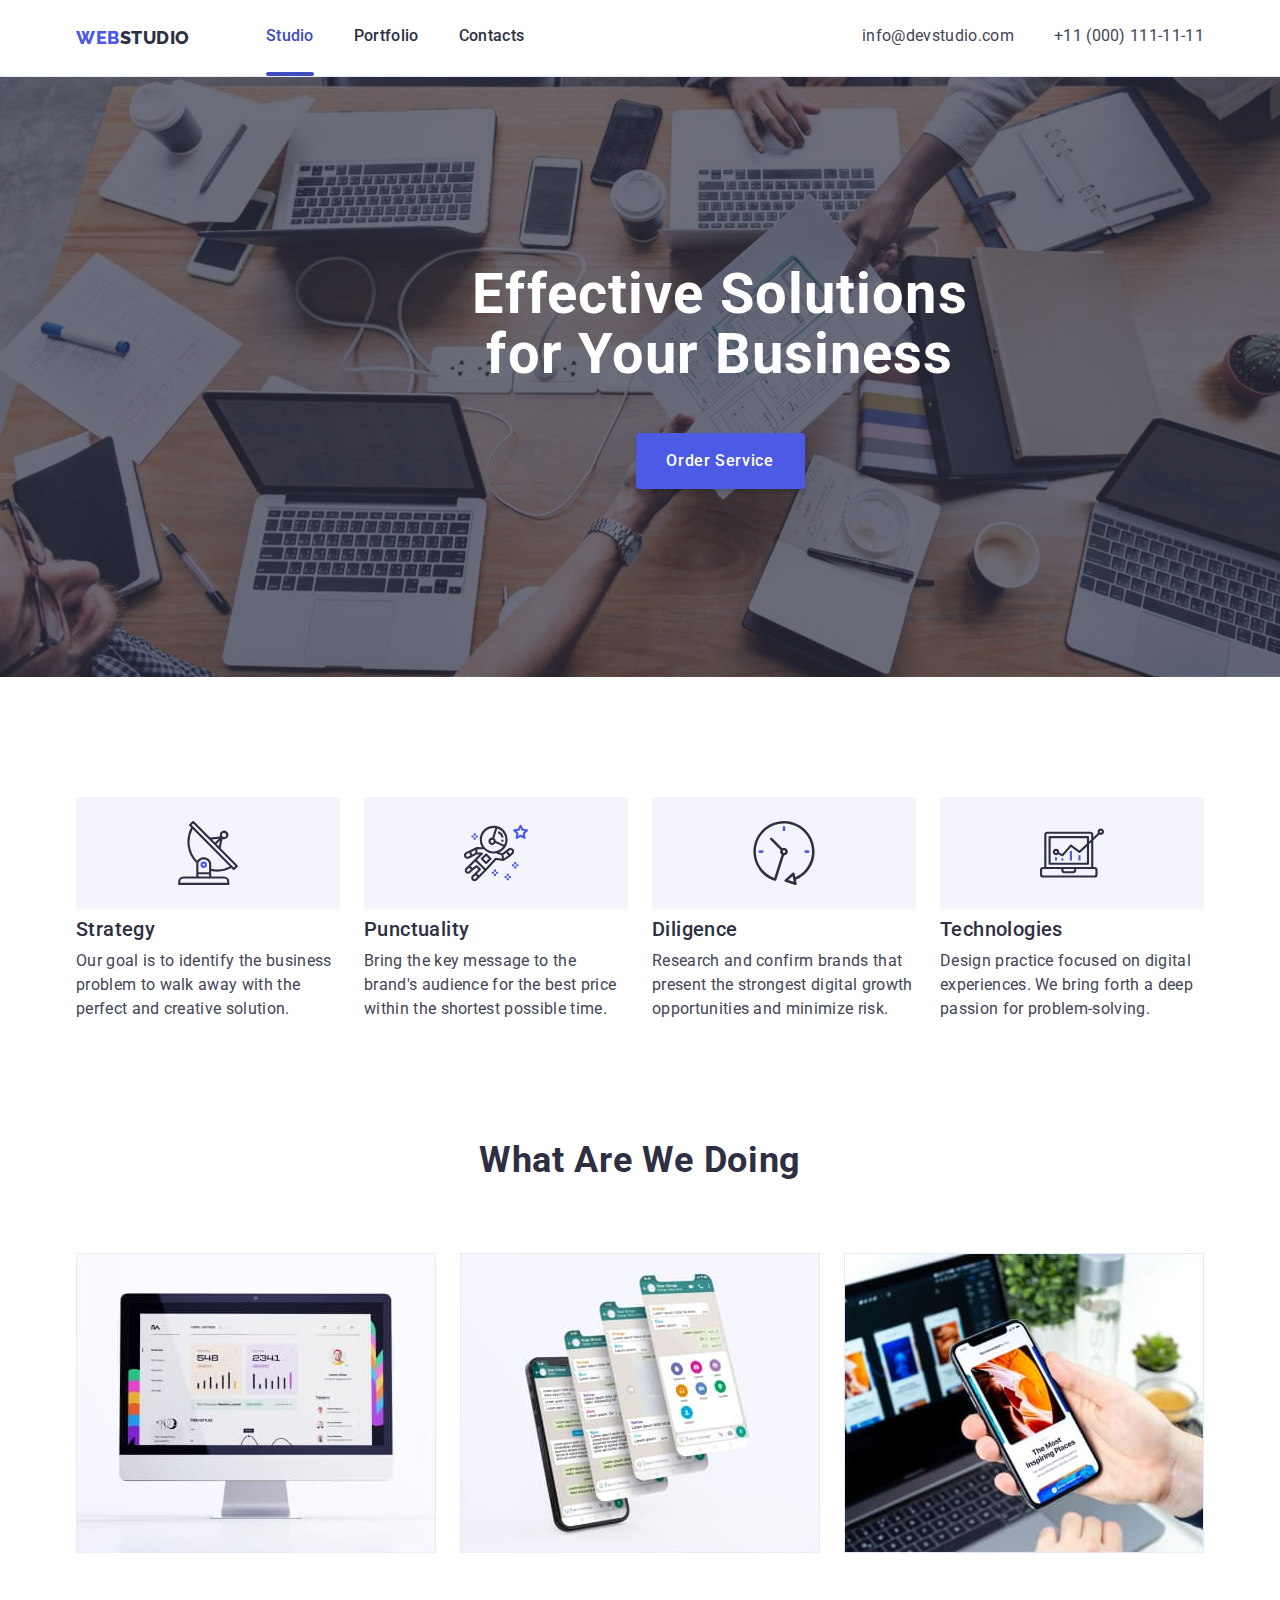
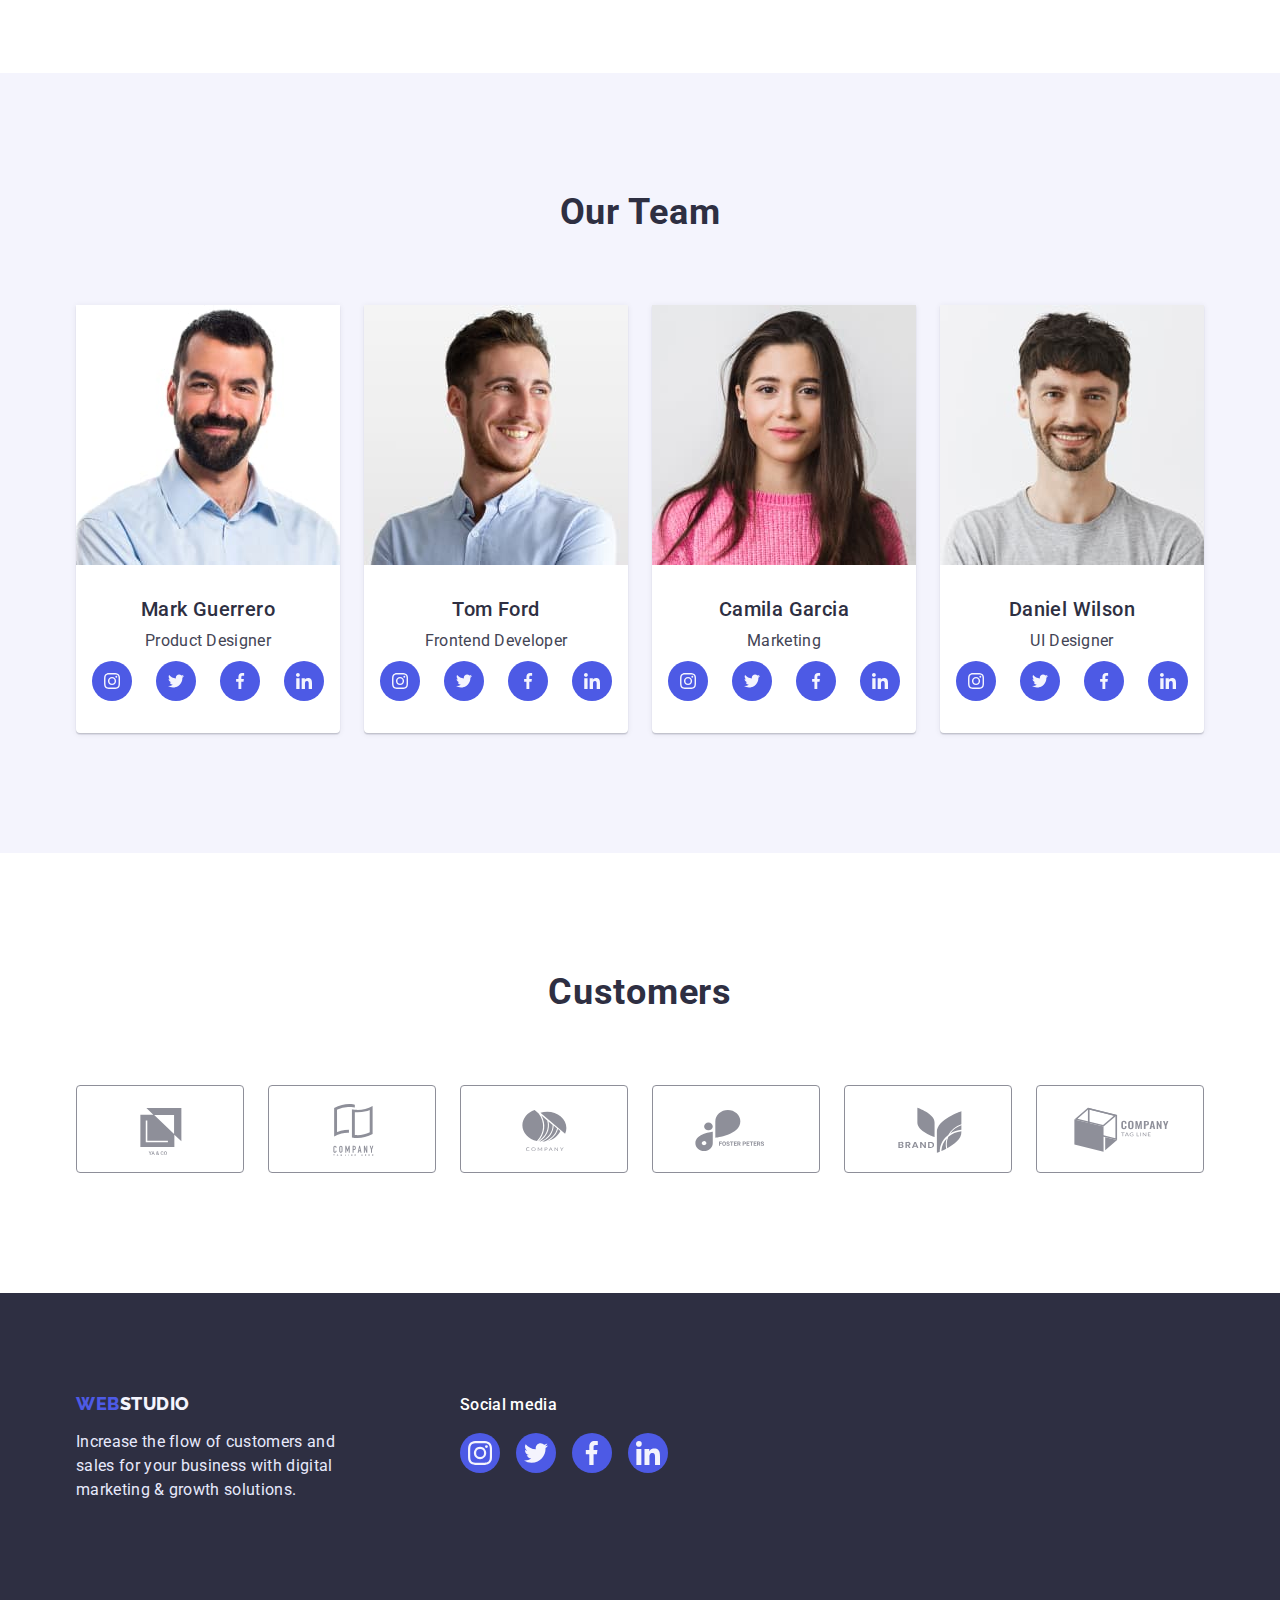
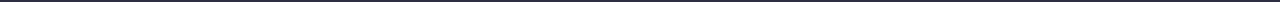
<file: index.html>
<!DOCTYPE html>
<html lang="en">
  <head>
    <meta charset="UTF-8" />
    <meta http-equiv="X-UA-Compatible" content="IE=edge" />
    <meta name="viewport" content="width=device-width, initial-scale=1.0" />
    <title>WebStudio</title>
    <link rel="preconnect" href="https://fonts.googleapis.com" />
    <link rel="preconnect" href="https://fonts.gstatic.com" crossorigin />
    <link
      href="https://fonts.googleapis.com/css2?family=Raleway:wght@800&family=Roboto:wght@400;500;700;900&display=swap"
      rel="stylesheet"
    />
    <link
      rel="stylesheet"
      href="https://cdn.jsdelivr.net/npm/modern-normalize@1.1.0/modern-normalize.min.css"
    />
    <link rel="stylesheet" href="./css/styles.css" />
    <style></style>
  </head>
  <body>
    <!--HEADER-->
    <header class="page-header">
      <div class="container header-container">
        <nav class="header-nav">
          <!--LOGO-->
          <a class="logo-link link" href="./index.html">
            Web<span class="logo-studio-header">Studio</span></a
          >

          <!--MENU-->
          <ul class="menu list">
            <li class="menu-item">
              <a
                class="menu-link link currentanimation studio"
                href="./index.html"
                >Studio</a
              >
            </li>
            <li class="menu-item">
              <a class="menu-link link" href="./portfolio.html">Portfolio</a>
            </li>
            <li class="menu-item">
              <a class="menu-link link" href="">Contacts</a>
            </li>
          </ul>
        </nav>

        <!--CONTACTS-->
        <address class="contacts">
          <ul class="contacts-list list">
            <li class="menu-item">
              <a class="contacts-link link" href="mailto:info@devstudio.com"
                >info@devstudio.com</a
              >
            </li>
            <li class="menu-item">
              <a class="contacts-link link" href="tel:+110001111111"
                >+11 (000) 111-11-11</a
              >
            </li>
          </ul>
        </address>
      </div>
    </header>

    <!--TITLE-->
    <main>
      <section class="hero-section">
        <div class="container hero-bg">
          <h1 class="hero">
            Effective Solutions <br />
            for Your Business
          </h1>

          <!--BUTTON-->
          <button class="btn-studio" data-modal-open type="button">
            Order Service
          </button>
        </div>
      </section>

      <!--CHARACTERISTIC-->
      <section class="characteristic-section">
        <div class="container">
          <h2 class="visually-hidden" hidden></h2>
          <ul class="characteristic-list list">
            <li class="characteristic-list-item">
              <div class="characteristic-icons-container">
                <svg width="64" height="64">
                  <use href="./images/icons/symbol-defs.svg#icon-antenna"></use>
                </svg>
              </div>
              <h3 class="characteristic-title">Strategy</h3>
              <p class="characteristic-text-about">
                Our goal is to identify the business problem to walk away with
                the perfect and creative solution.
              </p>
            </li>
            <li class="characteristic-list-item">
              <div class="characteristic-icons-container">
                <svg width="64" height="64">
                  <use
                    href="./images/icons/symbol-defs.svg#icon-astronaut"
                  ></use>
                </svg>
              </div>
              <h3 class="characteristic-title">Punctuality</h3>
              <p class="characteristic-text-about">
                Bring the key message to the brand's audience for the best price
                within the shortest possible time.
              </p>
            </li>
            <li class="characteristic-list-item">
              <div class="characteristic-icons-container">
                <svg width="64" height="64">
                  <use href="./images/icons/symbol-defs.svg#icon-clock"></use>
                </svg>
              </div>
              <h3 class="characteristic-title">Diligence</h3>
              <p class="characteristic-text-about">
                Research and confirm brands that present the strongest digital
                growth opportunities and minimize risk.
              </p>
            </li>
            <li class="characteristic-list-item">
              <div class="characteristic-icons-container">
                <svg width="64" height="64">
                  <use href="./images/icons/symbol-defs.svg#icon-diagram"></use>
                </svg>
              </div>
              <h3 class="characteristic-title">Technologies</h3>
              <p class="characteristic-text-about">
                Design practice focused on digital experiences. We bring forth a
                deep passion for problem-solving.
              </p>
            </li>
          </ul>
        </div>
      </section>

      <!--OUR WORK-->
      <section class="section">
        <div class="container">
          <h2 class="section-title">What are we doing</h2>
          <ul class="our-work-list list">
            <li class="our-work-list-item">
              <img
                src="./images/about/computer.jpg"
                alt="Computer"
                width="360"
                height="300"
              />
            </li>
            <li class="our-work-list-item">
              <img
                src="./images/about/message.jpg"
                alt="Phone with message"
                width="360"
                height="300"
              />
            </li>
            <li class="our-work-list-item">
              <img
                src="./images/about/phone.jpg"
                alt="Phone with article"
                width="360"
                height="300"
              />
            </li>
          </ul>
        </div>
      </section>

      <!--OUR TEAM-->
      <section class="our-team-section section">
        <div class="container">
          <h2 class="section-title">Our Team</h2>

          <!--Mark Guerrero-->
          <ul class="our-team-list list">
            <li class="our-team-list-item">
              <img
                src="./images/team/mark-guerrero.jpg"
                alt="Mark Guerrero"
                width="264"
                height="260"
              />
              <div class="our-team-list-container">
                <div>
                  <h3 class="our-team-name">Mark Guerrero</h3>
                </div>
                <div class="our-team-icons-container">
                  <p class="our-team-work">Product Designer</p>
                  <ul class="list studio-card-icons-list">
                    <li class="studio-card-icons-item">
                      <a class="studio-card-link" href="">
                        <svg width="16" height="16" class="studio-card-icons">
                          <use
                            href="./images/icons/symbol-defs-team.svg#icon-instagram"
                          ></use>
                        </svg>
                      </a>
                    </li>
                    <li class="studio-card-icons-item">
                      <a class="studio-card-link" href="">
                        <svg width="16" height="16" class="studio-card-icons">
                          <use
                            href="./images/icons/symbol-defs-team.svg#icon-twitter"
                          ></use>
                        </svg>
                      </a>
                    </li>
                    <li>
                      <a class="studio-card-link" href="">
                        <svg width="16" height="16" class="studio-card-icons">
                          <use
                            href="./images/icons/symbol-defs-team.svg#icon-facebook"
                          ></use>
                        </svg>
                      </a>
                    </li>
                    <li class="studio-card-icons-item">
                      <a class="studio-card-link" href="">
                        <svg width="16" height="16" class="studio-card-icons">
                          <use
                            href="./images/icons/symbol-defs-footer.svg#icon-f-linkedin"
                          ></use>
                        </svg>
                      </a>
                    </li>
                  </ul>
                </div>
              </div>
            </li>

            <!--Tom Ford-->
            <li class="our-team-list-item">
              <img
                src="./images/team/tom-ford.jpg"
                alt="Tom Ford"
                width="264"
                height="260"
              />
              <div class="our-team-list-container">
                <div>
                  <h3 class="our-team-name">Tom Ford</h3>
                </div>
                <div class="our-team-icons-container">
                  <p class="our-team-work">Frontend Developer</p>
                  <ul class="list studio-card-icons-list">
                    <li class="studio-card-icons-item">
                      <a class="studio-card-link" href="">
                        <svg width="16" height="16" class="studio-card-icons">
                          <use
                            href="./images/icons/symbol-defs-team.svg#icon-instagram"
                          ></use>
                        </svg>
                      </a>
                    </li>
                    <li class="studio-card-icons-item">
                      <a class="studio-card-link" href="">
                        <svg width="16" height="16" class="studio-card-icons">
                          <use
                            href="./images/icons/symbol-defs-team.svg#icon-twitter"
                          ></use>
                        </svg>
                      </a>
                    </li>
                    <li>
                      <a class="studio-card-link" href="">
                        <svg width="16" height="16" class="studio-card-icons">
                          <use
                            href="./images/icons/symbol-defs-team.svg#icon-facebook"
                          ></use>
                        </svg>
                      </a>
                    </li>
                    <li class="studio-card-icons-item">
                      <a class="studio-card-link" href="">
                        <svg width="16" height="16" class="studio-card-icons">
                          <use
                            href="./images/icons/symbol-defs-footer.svg#icon-f-linkedin"
                          ></use>
                        </svg>
                      </a>
                    </li>
                  </ul>
                </div>
              </div>
            </li>

            <!--Camila Garcia-->
            <li class="our-team-list-item">
              <img
                src="./images/team/camila-garcia.jpg"
                alt="Camila Garcia"
                width="264"
                height="260"
              />
              <div class="our-team-list-container">
                <div>
                  <h3 class="our-team-name">Camila Garcia</h3>
                </div>
                <div class="our-team-icons-container">
                  <p class="our-team-work">Marketing</p>
                  <ul class="list studio-card-icons-list">
                    <li class="studio-card-icons-item">
                      <a class="studio-card-link" href="">
                        <svg width="16" height="16" class="studio-card-icons">
                          <use
                            href="./images/icons/symbol-defs-team.svg#icon-instagram"
                          ></use>
                        </svg>
                      </a>
                    </li>
                    <li class="studio-card-icons-item">
                      <a class="studio-card-link" href="">
                        <svg width="16" height="16" class="studio-card-icons">
                          <use
                            href="./images/icons/symbol-defs-team.svg#icon-twitter"
                          ></use>
                        </svg>
                      </a>
                    </li>
                    <li>
                      <a class="studio-card-link" href="">
                        <svg width="16" height="16" class="studio-card-icons">
                          <use
                            href="./images/icons/symbol-defs-team.svg#icon-facebook"
                          ></use>
                        </svg>
                      </a>
                    </li>
                    <li class="studio-card-icons-item">
                      <a class="studio-card-link" href="">
                        <svg width="16" height="16" class="studio-card-icons">
                          <use
                            href="./images/icons/symbol-defs-footer.svg#icon-f-linkedin"
                          ></use>
                        </svg>
                      </a>
                    </li>
                  </ul>
                </div>
              </div>

              <!--Daniel Wilson-->
            </li>
            <li class="our-team-list-item">
              <img
                src="./images/team/daniel-wilson.jpg"
                alt="Daniel Wilson"
                width="264"
                height="260"
              />
              <div class="our-team-list-container">
                <div>
                  <h3 class="our-team-name">Daniel Wilson</h3>
                </div>
                <div class="our-team-icons-container">
                  <p class="our-team-work">UI Designer</p>
                  <ul class="list studio-card-icons-list">
                    <li class="studio-card-icons-item">
                      <a class="studio-card-link" href="">
                        <svg width="16" height="16" class="studio-card-icons">
                          <use
                            href="./images/icons/symbol-defs-team.svg#icon-instagram"
                          ></use>
                        </svg>
                      </a>
                    </li>
                    <li class="studio-card-icons-item">
                      <a class="studio-card-link" href="">
                        <svg width="16" height="16" class="studio-card-icons">
                          <use
                            href="./images/icons/symbol-defs-team.svg#icon-twitter"
                          ></use>
                        </svg>
                      </a>
                    </li>
                    <li>
                      <a class="studio-card-link" href="">
                        <svg width="16" height="16" class="studio-card-icons">
                          <use
                            href="./images/icons/symbol-defs-team.svg#icon-facebook"
                          ></use>
                        </svg>
                      </a>
                    </li>
                    <li class="studio-card-icons-item">
                      <a class="studio-card-link" href="">
                        <svg width="16" height="16" class="studio-card-icons">
                          <use
                            href="./images/icons/symbol-defs-footer.svg#icon-f-linkedin"
                          ></use>
                        </svg>
                      </a>
                    </li>
                  </ul>
                </div>
              </div>
            </li>
          </ul>
        </div>
      </section>
      <!--CUSTOMERS-->
      <section class="customers section">
        <div class="container">
          <h2 class="section-title">Customers</h2>

          <ul class="custumers-list">
            <li class="customers-item">
              <a class="customers-link" href="">
                <svg width="104" height="56" class="customers-icons">
                  <use
                    href="./images/icons/symbol-defs-custom.svg#icon-Logo"
                  ></use>
                </svg>
              </a>
            </li>
            <li class="customers-item">
              <a class="customers-link" href="">
                <svg width="104" height="56" class="customers-icons">
                  <use
                    href="./images/icons/symbol-defs-custom.svg#icon-Logo-1"
                  ></use>
                </svg>
              </a>
            </li>
            <li class="customers-item">
              <a class="customers-link" href="">
                <svg width="104" height="56" class="customers-icons">
                  <use
                    href="./images/icons/symbol-defs-custom.svg#icon-Logo-2"
                  ></use>
                </svg>
              </a>
            </li>
            <li class="customers-item">
              <a class="customers-link" href="">
                <svg width="104" height="56" class="customers-icons">
                  <use
                    href="./images/icons/symbol-defs-custom.svg#icon-Logo-3"
                  ></use>
                </svg>
              </a>
            </li>
            <li class="customers-item">
              <a class="customers-link" href="">
                <svg width="104" height="56" class="customers-icons">
                  <use
                    href="./images/icons/symbol-defs-custom.svg#icon-Logo-4"
                  ></use>
                </svg>
              </a>
            </li>
            <li class="customers-item">
              <a class="customers-link" href="">
                <svg width="104" height="56" class="customers-icons">
                  <use
                    href="./images/icons/symbol-defs-custom.svg#icon-Logo-5"
                  ></use>
                </svg>
              </a>
            </li>
          </ul>
        </div>
      </section>
    </main>

    <!--FOOTER-->
    <footer class="footer">
      <div class="container">
        <div class="footer-inner">
          <div class="footer-container">
            <a class="logo-link link" href="./index.html">
              Web<span class="logo-studio-footer">Studio</span>
            </a>
            <p class="footer-text">
              Increase the flow of customers and sales for your business with
              digital marketing & growth solutions.
            </p>
          </div>
          <div class="footer-icons-container">
            <p class="footer-tittle">Social media</p>
            <ul class="footer-icons-list list">
              <li>
                <a class="footer-link-icons" href="">
                  <svg width="24" height="24">
                    <use
                      href="./images/icons/symbol-defs-footer.svg#icon-f-instagram"
                    ></use>
                  </svg>
                </a>
              </li>
              <li>
                <a class="footer-link-icons" href="">
                  <svg width="24" height="24">
                    <use
                      href="./images/icons/symbol-defs-footer.svg#icon-f-twitter"
                    ></use>
                  </svg>
                </a>
              </li>
              <li>
                <a class="footer-link-icons" href="">
                  <svg width="24" height="24">
                    <use
                      href="./images/icons/symbol-defs-footer.svg#icon-f-facebook"
                    ></use>
                  </svg>
                </a>
              </li>
              <li>
                <a class="footer-link-icons" href="">
                  <svg width="24" height="24">
                    <use
                      href="./images/icons/symbol-defs-footer.svg#icon-f-linkedin"
                    ></use>
                  </svg>
                </a>
              </li>
            </ul>
          </div>
        </div>
      </div>
    </footer>

    <!--MODAL WINDOW-->
    <div class="backdrop is-hidden" data-modal>
      <div class="modal">
        <button type="button" class="modal-close" data-modal-close>
          <svg width="24" height="24">
            <use href="./images/icons/symbol-defs-close.svg#icon-close"></use>
          </svg>
        </button>
      </div>
    </div>
    <script src="./js/modal.js"></script>
  </body>
</html>
</file>
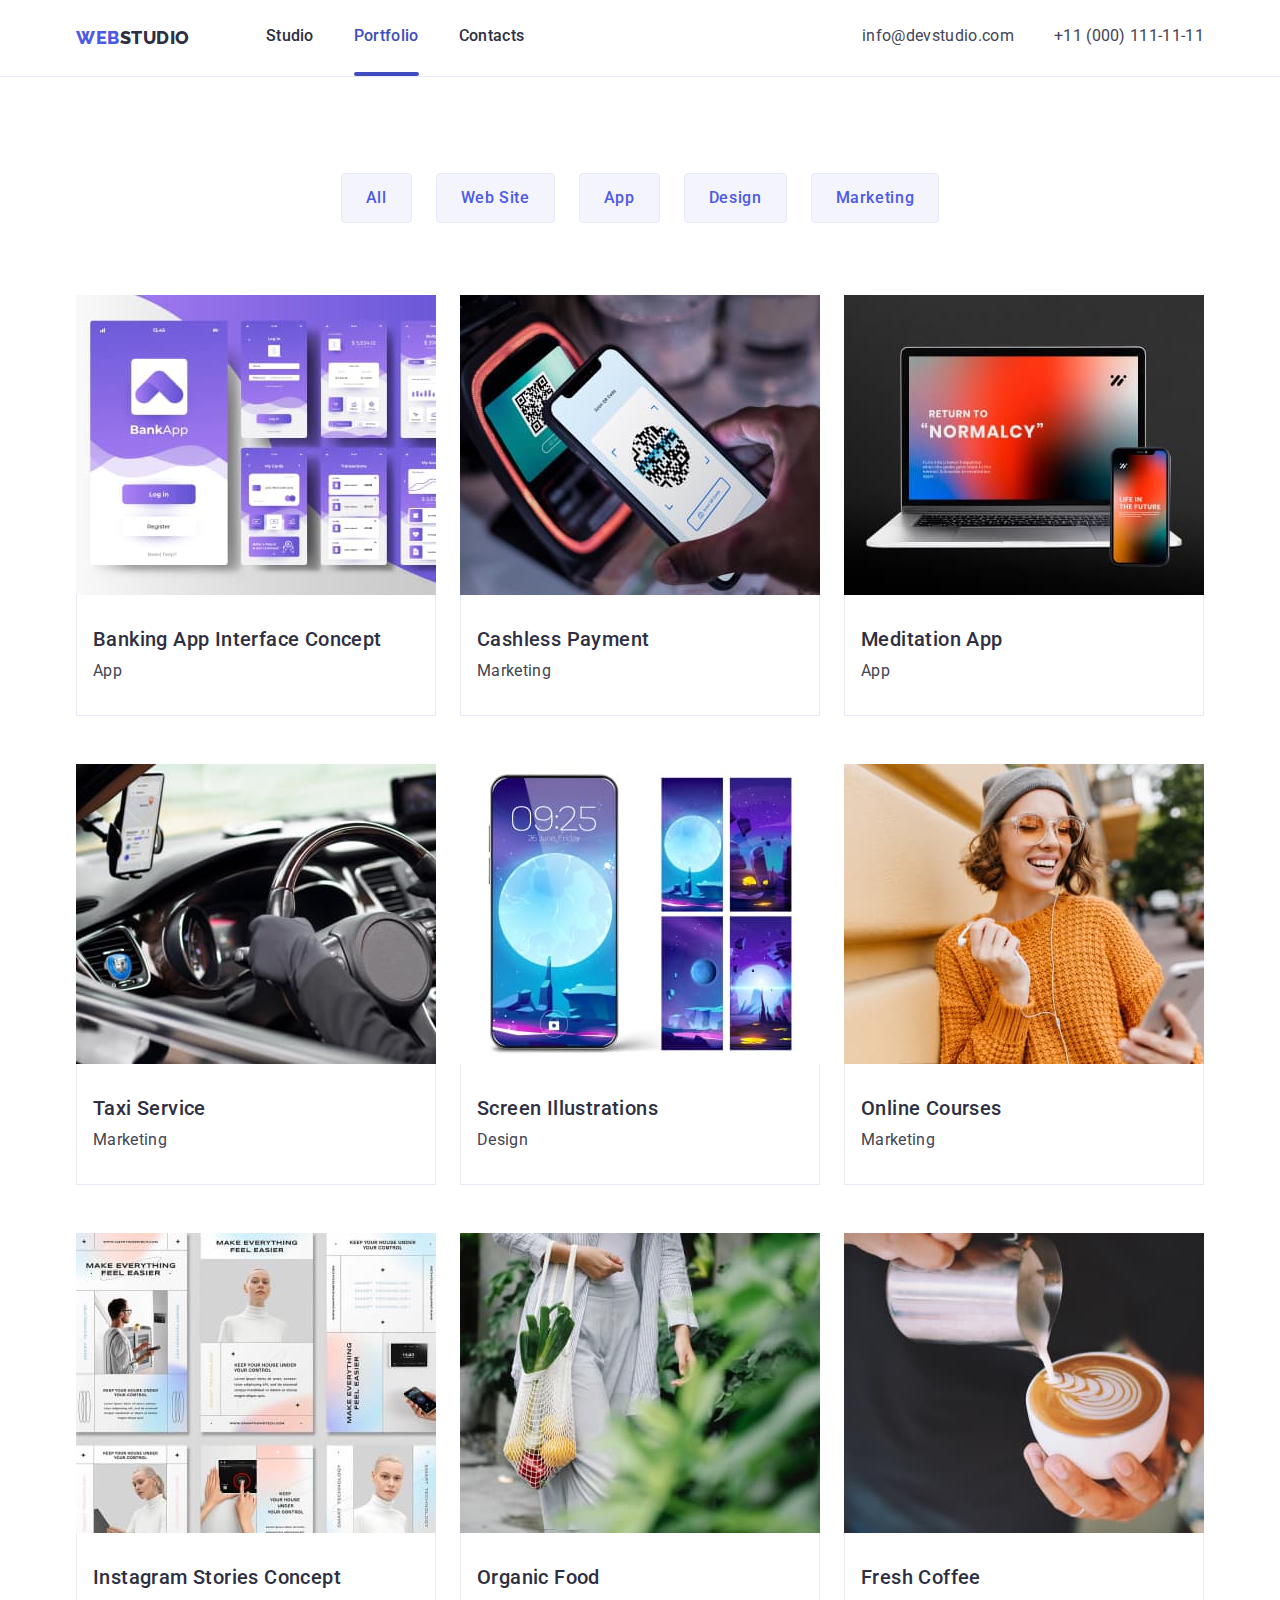
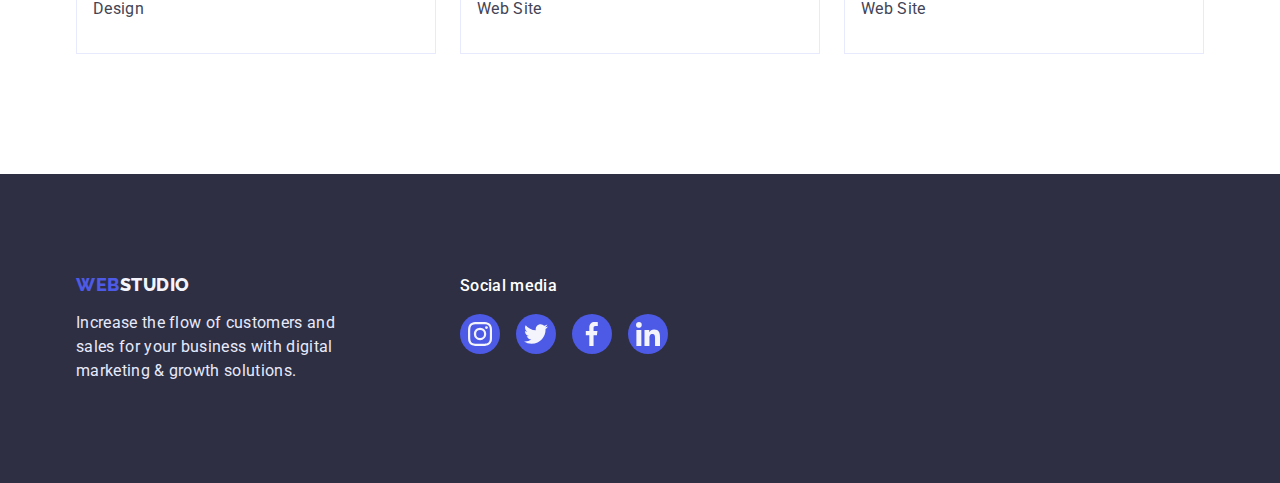
<file: portfolio.html>
<!DOCTYPE html>
<html lang="en">
  <head>
    <meta charset="UTF-8" />
    <meta http-equiv="X-UA-Compatible" content="IE=edge" />
    <meta name="viewport" content="width=device-width, initial-scale=1.0" />
    <title>Portfolio</title>
    <link rel="preconnect" href="https://fonts.googleapis.com" />
    <link rel="preconnect" href="https://fonts.gstatic.com" crossorigin />
    <link
      href="https://fonts.googleapis.com/css2?family=Raleway:wght@800&family=Roboto:wght@400;500;700&display=swap"
      rel="stylesheet"
    />
    <link rel="stylesheet" href="./css/styles.css" />
    <style></style>
  </head>
  <body>
    <!--HEADER-->
    <header class="page-header">
      <div class="container header-container">
        <nav class="header-nav">
          <!--LOGO-->
          <a class="logo-link link" href="./index.html">
            Web<span class="logo-studio-header">Studio</span></a
          >

          <!--MENU-->
          <ul class="menu list">
            <li class="menu-item">
              <a class="menu-link link" href="./index.html">Studio</a>
            </li>
            <li class="menu-item">
              <a
                class="menu-link link currentanimation portfolio"
                href="./portfolio.html"
                >Portfolio</a
              >
            </li>
            <li class="menu-item">
              <a class="menu-link link" href="">Contacts</a>
            </li>
          </ul>
        </nav>

        <!--CONTACTS-->
        <address class="contacts">
          <ul class="contacts-list list">
            <li class="menu-item">
              <a class="contacts-link link" href="mailto:info@devstudio.com"
                >info@devstudio.com</a
              >
            </li>
            <li class="menu-item">
              <a class="contacts-link link" href="tel:+110001111111"
                >+11 (000) 111-11-11</a
              >
            </li>
          </ul>
        </address>
      </div>
    </header>

    <!--BUTTON-->
    <main>
      <section class="portfolio-section">
        <div class="container">
          <h1 class="visually-hidden" hidden>Portfolio</h1>
          <ul class="filter-list list">
            <li>
              <button class="btn-portfolio" type="button">All</button>
            </li>
            <li>
              <button class="btn-portfolio" type="button">Web Site</button>
            </li>
            <li>
              <button class="btn-portfolio" type="button">App</button>
            </li>
            <li>
              <button class="btn-portfolio" type="button">Design</button>
            </li>
            <li>
              <button class="btn-portfolio" type="button">Marketing</button>
            </li>
          </ul>

          <!--PORTFOLIO FOTO-->
          <ul class="portfolio-foto-list list">
            <!--1-->
            <li class="portfolio-foto-list-item">
              <a href="" class="portfolio-link link">
                <div class="portfolio-img-back">
                  <img
                    src="./images/portfolio/bankapp.jpg"
                    alt="Banking app"
                    width="360"
                    height="300"
                  />
                  <p class="portfolio-cover-text">
                    14 Stylish and User-Friendly App Design Concepts · Task
                    Manager App · Calorie Tracker App · Exotic Fruit Ecommerce
                    App · Cloud Storage App
                  </p>
                </div>

                <div class="portfolio-card-description">
                  <h2 class="portfolio-card-title">
                    Banking App Interface Concept
                  </h2>
                  <p class="portfolio-text">App</p>
                </div>
              </a>
            </li>

            <!--2-->
            <li class="portfolio-foto-list-item">
              <a href="" class="portfolio-link link">
                <div class="portfolio-img-back">
                  <img
                    src="./images/portfolio/cashless.jpg"
                    alt="Cashless payment"
                    width="360"
                    height="300"
                  />
                  <p class="portfolio-cover-text">
                    14 Stylish and User-Friendly App Design Concepts · Task
                    Manager App · Calorie Tracker App · Exotic Fruit Ecommerce
                    App · Cloud Storage App
                  </p>
                </div>

                <div class="portfolio-card-description">
                  <h2 class="portfolio-card-title">Cashless Payment</h2>
                  <p class="portfolio-text">Marketing</p>
                </div>
              </a>
            </li>

            <!--3-->
            <li class="portfolio-foto-list-item">
              <a href="" class="portfolio-link link">
                <div class="portfolio-img-back">
                  <img
                    src="./images/portfolio/meditation.jpg"
                    alt="Laptop and phone"
                    width="360"
                    height="300"
                  />
                  <p class="portfolio-cover-text">
                    14 Stylish and User-Friendly App Design Concepts · Task
                    Manager App · Calorie Tracker App · Exotic Fruit Ecommerce
                    App · Cloud Storage App
                  </p>
                </div>
                <div class="portfolio-card-description">
                  <h2 class="portfolio-card-title">Meditation App</h2>
                  <p class="portfolio-text">App</p>
                </div>
              </a>
            </li>

            <!--4-->
            <li class="portfolio-foto-list-item">
              <a href="" class="portfolio-link link">
                <div class="portfolio-img-back">
                  <img
                    src="./images/portfolio/taxi.jpg"
                    alt="Interior of the car and phone"
                    width="360"
                    height="300"
                  />
                  <p class="portfolio-cover-text">
                    14 Stylish and User-Friendly App Design Concepts · Task
                    Manager App · Calorie Tracker App · Exotic Fruit Ecommerce
                    App · Cloud Storage App
                  </p>
                </div>

                <div class="portfolio-card-description">
                  <h2 class="portfolio-card-title">Taxi Service</h2>
                  <p class="portfolio-text">Marketing</p>
                </div>
              </a>
            </li>

            <!--5-->
            <li class="portfolio-foto-list-item">
              <a href="" class="portfolio-link link">
                <div class="portfolio-img-back">
                  <img
                    src="./images/portfolio/screen.jpg"
                    alt="Phone and four foto"
                    width="360"
                    height="300"
                  />
                  <p class="portfolio-cover-text">
                    14 Stylish and User-Friendly App Design Concepts · Task
                    Manager App · Calorie Tracker App · Exotic Fruit Ecommerce
                    App · Cloud Storage App
                  </p>
                </div>

                <div class="portfolio-card-description">
                  <h2 class="portfolio-card-title">Screen Illustrations</h2>
                  <p class="portfolio-text">Design</p>
                </div>
              </a>
            </li>

            <!--6-->
            <li class="portfolio-foto-list-item">
              <a href="" class="portfolio-link link">
                <div class="portfolio-img-back">
                  <img
                    src="./images/portfolio/onlinecourses.jpg"
                    alt="Girl with headphone"
                    width="360"
                    height="300"
                  />
                  <p class="portfolio-cover-text">
                    14 Stylish and User-Friendly App Design Concepts · Task
                    Manager App · Calorie Tracker App · Exotic Fruit Ecommerce
                    App · Cloud Storage App
                  </p>
                </div>
                <div class="portfolio-card-description">
                  <h2 class="portfolio-card-title">Online Courses</h2>
                  <p class="portfolio-text">Marketing</p>
                </div>
              </a>
            </li>

            <!--7-->
            <li class="portfolio-foto-list-item">
              <a href="" class="portfolio-link link">
                <div class="portfolio-img-back">
                  <img
                    src="./images/portfolio/inststories.jpg"
                    alt="Instagram stories"
                    width="360"
                    height="300"
                  />
                  <p class="portfolio-cover-text">
                    14 Stylish and User-Friendly App Design Concepts · Task
                    Manager App · Calorie Tracker App · Exotic Fruit Ecommerce
                    App · Cloud Storage App
                  </p>
                </div>

                <div class="portfolio-card-description">
                  <h2 class="portfolio-card-title">
                    Instagram Stories Concept
                  </h2>
                  <p class="portfolio-text">Design</p>
                </div>
              </a>
            </li>

            <!--8-->
            <li class="portfolio-foto-list-item">
              <a href="" class="portfolio-link link">
                <div class="portfolio-img-back">
                  <img
                    src="./images/portfolio/orgfood.jpg"
                    alt="Woman with groceries"
                    width="360"
                    height="300"
                  />
                  <p class="portfolio-cover-text">
                    14 Stylish and User-Friendly App Design Concepts · Task
                    Manager App · Calorie Tracker App · Exotic Fruit Ecommerce
                    App · Cloud Storage App
                  </p>
                </div>

                <div class="portfolio-card-description">
                  <h2 class="portfolio-card-title">Organic Food</h2>
                  <p class="portfolio-text">Web Site</p>
                </div>
              </a>
            </li>

            <!--9-->
            <li class="portfolio-foto-list-item">
              <a href="" class="portfolio-link link">
                <div class="portfolio-img-back">
                  <img
                    src="./images/portfolio/coffee.jpg"
                    alt="Coffee"
                    width="360"
                    height="300"
                  />
                  <p class="portfolio-cover-text">
                    14 Stylish and User-Friendly App Design Concepts · Task
                    Manager App · Calorie Tracker App · Exotic Fruit Ecommerce
                    App · Cloud Storage App
                  </p>
                </div>

                <div class="portfolio-card-description">
                  <h2 class="portfolio-card-title">Fresh Coffee</h2>
                  <p class="portfolio-text">Web Site</p>
                </div>
              </a>
            </li>
          </ul>
        </div>
      </section>
    </main>

    <!--FOOTER-->
    <footer class="footer">
      <div class="container">
        <div class="footer-inner">
          <div class="footer-container">
            <a class="logo-link link" href="./index.html">
              Web<span class="logo-studio-footer">Studio</span>
            </a>
            <p class="footer-text">
              Increase the flow of customers and sales for your business with
              digital marketing & growth solutions.
            </p>
          </div>
          <div class="footer-icons-container">
            <h3 class="footer-tittle">Social media</h3>
            <ul class="footer-icons-list list">
              <li>
                <a class="footer-link-icons" href="">
                  <svg width="24" height="24">
                    <use
                      href="./images/icons/symbol-defs-footer.svg#icon-f-instagram"
                    ></use>
                  </svg>
                </a>
              </li>
              <li>
                <a class="footer-link-icons" href="">
                  <svg width="24" height="24">
                    <use
                      href="./images/icons/symbol-defs-footer.svg#icon-f-twitter"
                    ></use>
                  </svg>
                </a>
              </li>
              <li>
                <a class="footer-link-icons" href="">
                  <svg width="24" height="24">
                    <use
                      href="./images/icons/symbol-defs-footer.svg#icon-f-facebook"
                    ></use>
                  </svg>
                </a>
              </li>
              <li>
                <a class="footer-link-icons" href="">
                  <svg width="24" height="24">
                    <use
                      href="./images/icons/symbol-defs-footer.svg#icon-f-linkedin"
                    ></use>
                  </svg>
                </a>
              </li>
            </ul>
          </div>
        </div>
      </div>
    </footer>
  </body>
</html>
</file>
<file: css/styles.css>
:root {
  --basic-logo-color: #4d5ae5;
  --title-color: #2e2f42;
  --main-color-text: #434455;
  --white-color: #ffffff;
  --hover-color: #404bbf;
  --f-color-logo: #f4f4fd;
  --footer-color-text: #e7e9fc;
  --background-color: #f4f4fd;
  --footer-icons: #31d0aa;
  --customers-border: #8e8f99;
  --modal-color: #fcfcfc;
}

*,
*::after,
*::before {
  box-sizing: inherit;
}

body,
html {
  box-sizing: border-box;
  font-family: "Roboto", sans-serif;
  color: var(--main-color-text);
  margin: 0;
}

.visually-hidden {
  position: absolute;
  white-space: nowrap;
  width: 1px;
  height: 1px;
  overflow: hidden;
  border: 0;
  padding: 0;
  clip: rect(0 0 0 0);
  clip-path: inset(50%);
  margin: -1px;
}

/*==============================COMPONENTS==============================*/
.link {
  text-decoration: none;
}

.list {
  list-style: none;
  margin: 0;
  padding: 0;
}

.section {
  padding-bottom: 120px;
}

.characteristic-section {
  padding-top: 120px;
  padding-bottom: 120px;
}

h1,
h2,
h3,
h4,
p {
  margin-top: 0;
  margin-bottom: 0;
}

ul,
ol {
  margin-top: 0;
  margin-bottom: 0;
  padding-left: 0;
}

ul li {
  list-style: none;
}

img {
  display: block;
  width: 100%;
  height: auto;
}

button {
  cursor: pointer;
}

.container {
  width: 1158px;
  /* outline: 4px solid chartreuse; */
  margin-right: auto;
  margin-left: auto;
  padding-left: 15px;
  padding-right: 15px;
}

/*==============================HEADER==============================*/

/*logo*/
.logo-link {
  font-family: "Raleway", sans-serif;
  font-weight: 800;
  font-size: 18px;
  line-height: 1.17;
  letter-spacing: 0.03em;
  text-transform: uppercase;
  color: var(--basic-logo-color);
  margin-right: 76px;
}

.logo-studio-header {
  color: var(--title-color);
}

.logo-studio-footer {
  color: var(--f-color-logo);
}

.page-header {
  border-bottom: 1px solid var(--footer-color-text);
}

.header-container {
  display: flex;

  background-color: var(--white-color);
}

.header-nav {
  display: flex;
  align-items: center;
}

/*menu*/

.menu {
  display: flex;
}

.menu-link {
  display: block;
  padding-top: 24px;
  font-weight: 500;
  font-size: 16px;
  line-height: 1.5;
  letter-spacing: 0.02em;
  color: var(--title-color);
  transition: color 250ms cubic-bezier(0.4, 0, 0.2, 1);
}

.menu-link:focus,
.menu-link:hover {
  color: var(--hover-color);
}

.menu-item:not(:last-child) {
  margin-right: 40px;
}

.currentanimation::after {
  content: "";
  width: 100%;
  height: 4px;
  left: 0;
  bottom: 0;
  display: block;
  background-color: var(--hover-color);
  border-radius: 2px;
  margin-top: 24px;
  animation-name: currentanimation;
  animation-duration: 250ms;
  animation-timing-function: cubic-bezier(0.4, 0, 0.2, 1);
  animation-delay: 0ms;
}

.currentanimation {
  color: var(--hover-color);
}

@keyframes currentanimation {
  0% {
    transform: scaleX(0);
  }

  100% {
    transform: scaleX(1);
  }
}

.portfolio,
.studio {
  color: var(--hover-color);
}

/*contacts*/
.contacts {
  font-style: normal;
  margin-left: auto;
}

.contacts-list {
  display: flex;
}

.contacts-link {
  display: block;
  padding-top: 24px;
  padding-bottom: 24px;

  font-weight: 400;
  font-size: 16px;
  line-height: 1.5;
  letter-spacing: 0.02em;
  color: var(--main-color-text);
  transition: color 250ms cubic-bezier(0.4, 0, 0.2, 1);
}

.contacts-link:focus,
.contacts-link:hover {
  color: var(--hover-color);
}

/*==============================MAIN==============================*/

/*==============================STUDIO==============================*/

/*hero*/
.hero-section {
  text-align: center;
  padding-top: 188px;
  padding-bottom: 188px;
  background-image: linear-gradient(
      rgba(46, 47, 66, 0.7),
      rgba(46, 47, 66, 0.7)
    ),
    url(../images/hero-bg/hero-bg.jpg);
  background-size: cover;
  background-position: center;
  background-repeat: no-repeat;
  margin-left: auto;
  margin-right: auto;
  width: 1440px;
}

.hero {
  margin-bottom: 48px;
  margin-right: auto;
  margin-left: auto;
  width: 496px;

  font-weight: 700;
  font-size: 56px;
  line-height: 1.07;
  text-align: center;
  letter-spacing: 0.02em;
  color: var(--white-color);
}

/*button studio*/
.btn-studio {
  font-family: "Roboto", sans-serif;
  font-style: normal;
  font-weight: 500;
  font-size: 16px;
  line-height: 1.5;
  letter-spacing: 0.04em;
  background-color: var(--basic-logo-color);
  color: var(--white-color);
  box-shadow: 0px 4px 4px rgba(0, 0, 0, 0.15);
  border-radius: 4px;
  cursor: pointer;
  width: 169px;
  height: 56px;
  border: none;
  transition: background-color 250ms cubic-bezier(0.4, 0, 0.2, 1);
}

.btn-studio:focus,
.btn-studio:hover {
  background-color: var(--hover-color);
  color: var(--white-color);
}

/*==============================STUDIO TEXT==============================*/

/*characteristic*/
.characteristic-icons-container {
  display: flex;
  align-items: center;
  justify-content: center;
  height: 112px;
  margin-bottom: 8px;
  background: var(--f-color-logo);
  border-radius: 4px;
}

.characteristic-list {
  display: flex;
}

.characteristic-list-item {
  flex-basis: calc((100% - 72px) / 4);
}

.characteristic-list-item:not(:last-child) {
  margin-right: 24px;
}

.characteristic-title {
  margin-bottom: 8px;

  font-weight: 500;
  font-size: 20px;
  line-height: 1.2;
  letter-spacing: 0.02em;
  color: var(--title-color);
}

.characteristic-text-about {
  font-weight: 400;
  font-size: 16px;
  line-height: 1.5;
  letter-spacing: 0.02em;
}

/*what are we doing*/
.section-title {
  margin-bottom: 72px;

  font-size: 36px;
  line-height: 1.11;
  text-align: center;
  letter-spacing: 0.02em;
  text-transform: capitalize;
  color: var(--title-color);
}

/*our work*/
.our-work-list {
  display: flex;
}

.our-work-list-item:not(:last-child) {
  margin-right: 24px;
}

/*our team*/

/*icons*/

.studio-card-icons-list {
  justify-content: center;
  display: flex;
  gap: 24px;
  margin-top: 8px;
}

.studio-card-link {
  width: 40px;
  height: 40px;
  border-radius: 100%;
  background-color: var(--basic-logo-color);
  display: flex;
  align-items: center;
  justify-content: center;
  transition: background-color 250ms cubic-bezier(0.4, 0, 0.2, 1);
}

.studio-card-link:hover,
.studio-card-link:focus {
  background-color: var(--hover-color);
}

.our-team-section {
  background: var(--f-color-logo);
  padding-top: 120px;
}

.our-team-list {
  display: flex;
}

.our-team-list-item:not(:last-child) {
  margin-right: 24px;
}

.our-team-list-item {
  background-color: var(--white-color);
  box-shadow: 0px 1px 6px rgba(46, 47, 66, 0.08),
    0px 1px 1px rgba(46, 47, 66, 0.16), 0px 2px 1px rgba(46, 47, 66, 0.08);
  border-radius: 0px 0px 4px 4px;
}

.our-team-list-container {
  text-align: center;
  padding-top: 32px;
  padding-bottom: 32px;
}

.our-team-name {
  flex: none;
  order: 0;
  flex-grow: 0;
  margin-bottom: 8px;

  font-weight: 500;
  font-size: 20px;
  line-height: 1.2;
  text-align: center;
  letter-spacing: 0.02em;
  color: var(--title-color);
}

.our-team-work {
  flex: none;
  order: 1;
  flex-grow: 0;

  font-weight: 400;
  font-size: 16px;
  line-height: 1.5;
  text-align: center;
  letter-spacing: 0.02em;
  color: var(--main-color-text);
}

/*==============================PORTFOILIO==============================*/

.portfolio-section {
  padding-top: 96px;
  padding-bottom: 120px;
}

.filter-list {
  display: flex;
  justify-content: center;
  gap: 24px;
  margin-bottom: 72px;
}

/*button portfolio*/
.btn-portfolio {
  padding: 12px 24px;

  background: var(--background-color);
  border: 1px solid var(--footer-color-text);
  border-radius: 4px;
  font-weight: 500;
  font-size: 16px;
  line-height: 1.5;
  letter-spacing: 0.04em;
  color: var(--basic-logo-color);
  font-family: "Roboto", sans-serif;
  cursor: pointer;
  transition: background-color 250ms cubic-bezier(0.4, 0, 0.2, 1),
    color 250ms cubic-bezier(0.4, 0, 0.2, 1),
    box-shadow 250ms cubic-bezier(0.4, 0, 0.2, 1),
    border-color 250ms cubic-bezier(0.4, 0, 0.2, 1);
}

.btn-portfolio:hover,
.btn-portfolio:focus {
  background-color: var(--hover-color);
  box-shadow: 0px 3px 1px rgba(0, 0, 0, 0.1), 0px 2px 1px rgba(0, 0, 0, 0.08),
    0px 2px 2px rgba(0, 0, 0, 0.12);
  border-color: var(--hover-color);
  color: var(--white-color);
}

.portfolio-foto-list {
  display: flex;
  flex-wrap: wrap;
  column-gap: 24px;
  row-gap: 48px;
}

.portfolio-card-title {
  margin-bottom: 8px;
  font-weight: 500;
  font-size: 20px;
  line-height: 1.2;
  letter-spacing: 0.02em;
  color: var(--title-color);
}

.portfolio-text {
  font-size: 16px;
  line-height: 1.5;
  letter-spacing: 0.02em;
  color: var(--main-color-text);
}

.portfolio-card-description {
  padding: 32px 0 32px 16px;
  border-bottom: 1px solid #e7e9fc;
  border-right: 1px solid #e7e9fc;
  border-left: 1px solid #e7e9fc;
}

.portfolio-foto-list-item {
  background: var(--white-color);
  width: calc((100% - 48px) / 3);
  position: relative;
}

.portfolio-link {
  display: block;
  position: relative;
  transition: box-shadow 250ms cubic-bezier(0.4, 0, 0.2, 1);
}

.portfolio-link:hover,
.portfolio-link:focus {
  box-shadow: 0px 1px 6px rgba(46, 47, 66, 0.08),
    0px 1px 1px rgba(46, 47, 66, 0.16), 0px 2px 1px rgba(46, 47, 66, 0.08);
}

.portfolio-cover-text {
  position: absolute;
  top: 0;
  left: 0;
  font-size: 16px;
  line-height: 1.5;
  letter-spacing: 0.02em;
  color: var(--background-color);
  background-color: var(--basic-logo-color);
  height: 100%;
  width: 100%;
  padding-left: 32px;
  padding-right: 32px;
  padding-top: 40px;
  transform: translateY(100%);
  transition: transform 250ms cubic-bezier(0.4, 0, 0.2, 1);
}

.portfolio-foto-list-item:hover .portfolio-cover-text {
  transform: translateY(0);
}

.portfolio-img-back {
  position: relative;
  overflow: hidden;
}

/*==============================CUSTOMERS==============================*/

.customers {
  background: var(--white-color);
  padding-top: 120px;
}

.custumers-list {
  display: flex;
  gap: 24px;
}

.customers-item {
  width: calc((100% - 120px) / 6);
}

.customers-link {
  height: 88px;
  border: 1px solid var(--customers-border);
  border-radius: 4px;
  display: flex;
  justify-content: center;
  align-items: center;
  color: var(--customers-border);
  transition: border-color 250ms cubic-bezier(0.4, 0, 0.2, 1);
}

.customers-link:hover,
.customers-link:focus {
  border-color: var(--hover-color);
  color: var(--hover-color);
}
.customers-icons {
  fill: var(--customers-border);
  transition: fill 250ms cubic-bezier(0.4, 0, 0.2, 1);
}
.customers-link:hover .customers-icons,
.customers-link:focus .customers-icons {
  fill: var(--hover-color);
}

/*==============================FOOTER==============================*/

.footer {
  padding-top: 100px;
  padding-bottom: 100px;
  background: var(--title-color);
}

.footer-text {
  margin-top: 16px;
  font-size: 16px;
  line-height: 1.5;
  letter-spacing: 0.02em;
  color: var(--footer-color-text);
}

.footer-container {
  max-width: 264px;
  margin-right: 120px;
}

.footer-inner {
  display: flex;
}

/*icons*/
.footer-tittle {
  font-weight: 500;
  font-size: 16px;
  line-height: 1.5;
  letter-spacing: 0.02em;
  color: var(--white-color);
  margin-bottom: 16px;
}

.footer-link-icons {
  display: flex;
  justify-content: center;
  align-items: center;
  width: 40px;
  height: 40px;
  border-radius: 50%;
  background-color: var(--basic-logo-color);
  transition: background-color 250ms cubic-bezier(0.4, 0, 0.2, 1);
}

.footer-link-icons:hover,
.footer-link-icons:focus {
  background-color: var(--footer-icons);
}

.footer-icons-list {
  display: flex;
  gap: 16px;
}

/*==============================MODAL WINDOW==============================*/

.backdrop {
  position: fixed;
  z-index: 100;
  top: 0;
  left: 0;
  width: 100%;
  height: 100%;
  background-color: rgba(46, 47, 66, 0.4);
  transition: opacity 250ms cubic-bezier(0.4, 0, 0.2, 1),
    visibility 250ms cubic-bezier(0.4, 0, 0.2, 1);
}

.modal {
  width: 408px;
  min-height: 576px;
  background-color: var(--white-color);
  position: absolute;
  top: 50%;
  left: 50%;
  transform: translate(-50%, -50%) scale(1);
  transition: transform 250ms cubic-bezier(0.4, 0, 0.2, 1);
  background-color: var(--modal-color);
  box-shadow: 0px 1px 1px rgba(0, 0, 0, 0.14), 0px 1px 3px rgba(0, 0, 0, 0.12),
    0px 2px 1px rgba(0, 0, 0, 0.2);
  border-radius: 4px;
}

.backdrop.is-hidden .modal {
  transform: translate(-50%, -50%) scale(0);
}

.modal-close {
  border-radius: 50%;
  width: 24px;
  height: 24px;
  padding: 0;
  display: flex;
  position: absolute;
  top: 24px;
  right: 24px;
  cursor: pointer;
  background-color: var(--footer-color-text);
  border: 1px solid rgba(0, 0, 0, 0.1);
  transition: fill 250ms cubic-bezier(0.4, 0, 0.2, 1),
    background-color 250ms cubic-bezier(0.4, 0, 0.2, 1);
}

.is-hidden {
  opacity: 0;
  visibility: hidden;
  pointer-events: none;
}

.no-scroll {
  overflow: hidden;
}
</file>
